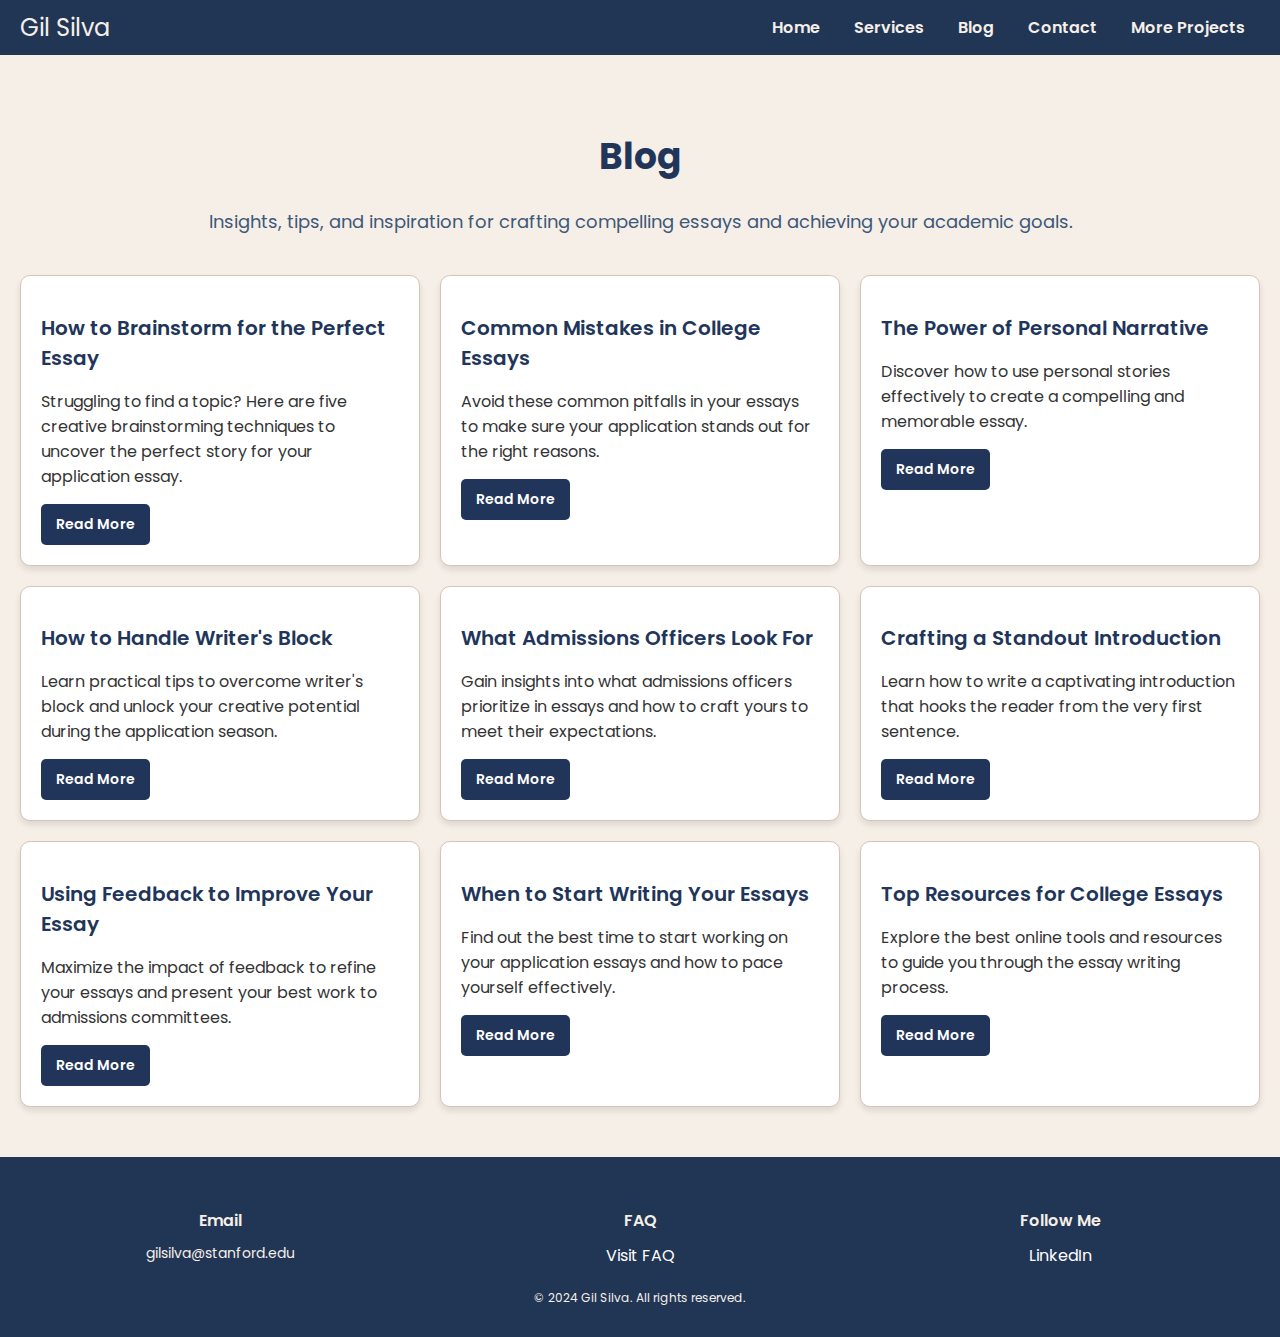
<file: blog.html>
<!DOCTYPE html>
<html lang="en">
<head>
    <meta charset="UTF-8">
    <meta name="viewport" content="width=device-width, initial-scale=1.0">
    <title>Blog - Gil Silva</title>
    <link href="https://fonts.googleapis.com/css2?family=Poppins:wght@400;600;700&display=swap" rel="stylesheet">
    <link rel="stylesheet" href="style.css">
</head>
<body>
    <!-- Header Section -->
<header>
    <div class="logo">
        <a href="index.html" style="text-decoration: none; color: inherit;">Gil Silva</a>
    </div>      
  <nav>
        <a href="index.html">Home</a>
        <a href="services.html">Services</a>
        <a href="blog.html">Blog</a>
        <a href="contact.html">Contact</a>
        <a href="https://linktr.ee/gilxsilva" target="_blank">More Projects</a>
    </nav>
</header>


    <!-- Blog Section -->
    <section class="blog-page">
        <div class="blog-header">
            <h1>Blog</h1>
            <p>Insights, tips, and inspiration for crafting compelling essays and achieving your academic goals.</p>
        </div>

        <div class="blog-list">
            <div class="blog-post">
                <h2>How to Brainstorm for the Perfect Essay</h2>
                <p>Struggling to find a topic? Here are five creative brainstorming techniques to uncover the perfect story for your application essay.</p>
                <a href="coming-soon.html" class="read-more-button">Read More</a>
            </div>
            <div class="blog-post">
                <h2>Common Mistakes in College Essays</h2>
                <p>Avoid these common pitfalls in your essays to make sure your application stands out for the right reasons.</p>
                <a href="coming-soon.html" class="read-more-button">Read More</a>
            </div>
            <div class="blog-post">
                <h2>The Power of Personal Narrative</h2>
                <p>Discover how to use personal stories effectively to create a compelling and memorable essay.</p>
                <a href="coming-soon.html" class="read-more-button">Read More</a>
            </div>
            <div class="blog-post">
                <h2>How to Handle Writer's Block</h2>
                <p>Learn practical tips to overcome writer's block and unlock your creative potential during the application season.</p>
                <a href="coming-soon.html" class="read-more-button">Read More</a>
            </div>
            <div class="blog-post">
                <h2>What Admissions Officers Look For</h2>
                <p>Gain insights into what admissions officers prioritize in essays and how to craft yours to meet their expectations.</p>
                <a href="coming-soon.html" class="read-more-button">Read More</a>
            </div>
            <div class="blog-post">
                <h2>Crafting a Standout Introduction</h2>
                <p>Learn how to write a captivating introduction that hooks the reader from the very first sentence.</p>
                <a href="coming-soon.html" class="read-more-button">Read More</a>
            </div>
            <div class="blog-post">
                <h2>Using Feedback to Improve Your Essay</h2>
                <p>Maximize the impact of feedback to refine your essays and present your best work to admissions committees.</p>
                <a href="coming-soon.html" class="read-more-button">Read More</a>
            </div>
            <div class="blog-post">
                <h2>When to Start Writing Your Essays</h2>
                <p>Find out the best time to start working on your application essays and how to pace yourself effectively.</p>
                <a href="coming-soon.html" class="read-more-button">Read More</a>
            </div>
            <div class="blog-post">
                <h2>Top Resources for College Essays</h2>
                <p>Explore the best online tools and resources to guide you through the essay writing process.</p>
                <a href="coming-soon.html" class="read-more-button">Read More</a>
            </div>
        </div>
    </section>

    <!-- Footer -->
<footer>
    <div class="footer-container">
        <div class="footer-section">
            <h4>Email</h4>
            <p>gilsilva@stanford.edu</p>
        </div>
        <div class="footer-section">
            <h4>FAQ</h4>
            <a href="faq.html">Visit FAQ</a>
        </div>
        <div class="footer-section">
            <h4>Follow Me</h4>
            <a href="https://www.linkedin.com/in/gilsilvaa/">LinkedIn</a>
        </div>
    </div>
    <div class="footer-bottom">
        &copy; 2024 Gil Silva. All rights reserved.
    </div>
</footer>
</body>
</html>
</file>
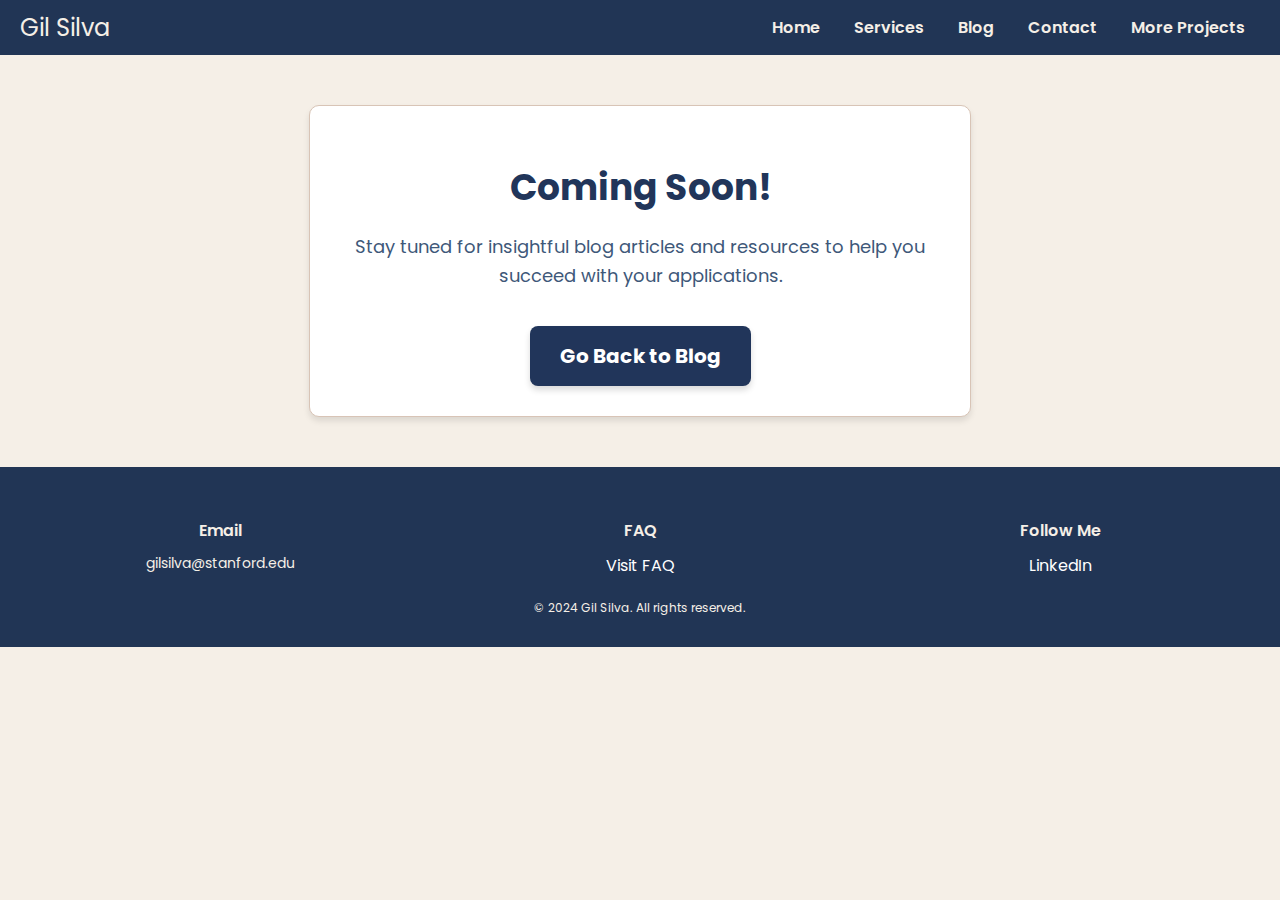
<file: coming-soon.html>
<!DOCTYPE html>
<html lang="en">
<head>
    <meta charset="UTF-8">
    <meta name="viewport" content="width=device-width, initial-scale=1.0">
    <title>Coming Soon - Gil Silva</title>
    <link href="https://fonts.googleapis.com/css2?family=Poppins:wght@400;600&display=swap" rel="stylesheet">
    <link rel="stylesheet" href="style.css">
</head>
<body>
    <!-- Header Section -->
<header>
    <div class="logo">
        <a href="index.html" style="text-decoration: none; color: inherit;">Gil Silva</a>
    </div>      
  <nav>
        <a href="index.html">Home</a>
        <a href="services.html">Services</a>
        <a href="blog.html">Blog</a>
        <a href="contact.html">Contact</a>
        <a href="https://linktr.ee/gilxsilva" target="_blank">More Projects</a>
    </nav>
</header>

    <!-- Coming Soon Section -->
    <section class="coming-soon-page">
        <div class="coming-soon-content">
            <h1>Coming Soon!</h1>
            <p>Stay tuned for insightful blog articles and resources to help you succeed with your applications.</p>
            <button onclick="window.location.href='blog.html';" class="learn-more-button">Go Back to Blog</button>
        </div>
    </section>

    <!-- Footer -->
    <footer>
        <div class="footer-container">
            <div class="footer-section">
                <h4>Email</h4>
                <p>gilsilva@stanford.edu</p>
            </div>
            <div class="footer-section">
                <h4>FAQ</h4>
                <a href="faq.html">Visit FAQ</a>
            </div>
            <div class="footer-section">
                <h4>Follow Me</h4>
                <a href="https://linkedin.com">LinkedIn</a>
            </div>
        </div>
        <div class="footer-bottom">
            &copy; 2024 Gil Silva. All rights reserved.
        </div>
    </footer>
</body>
</html>
</file>
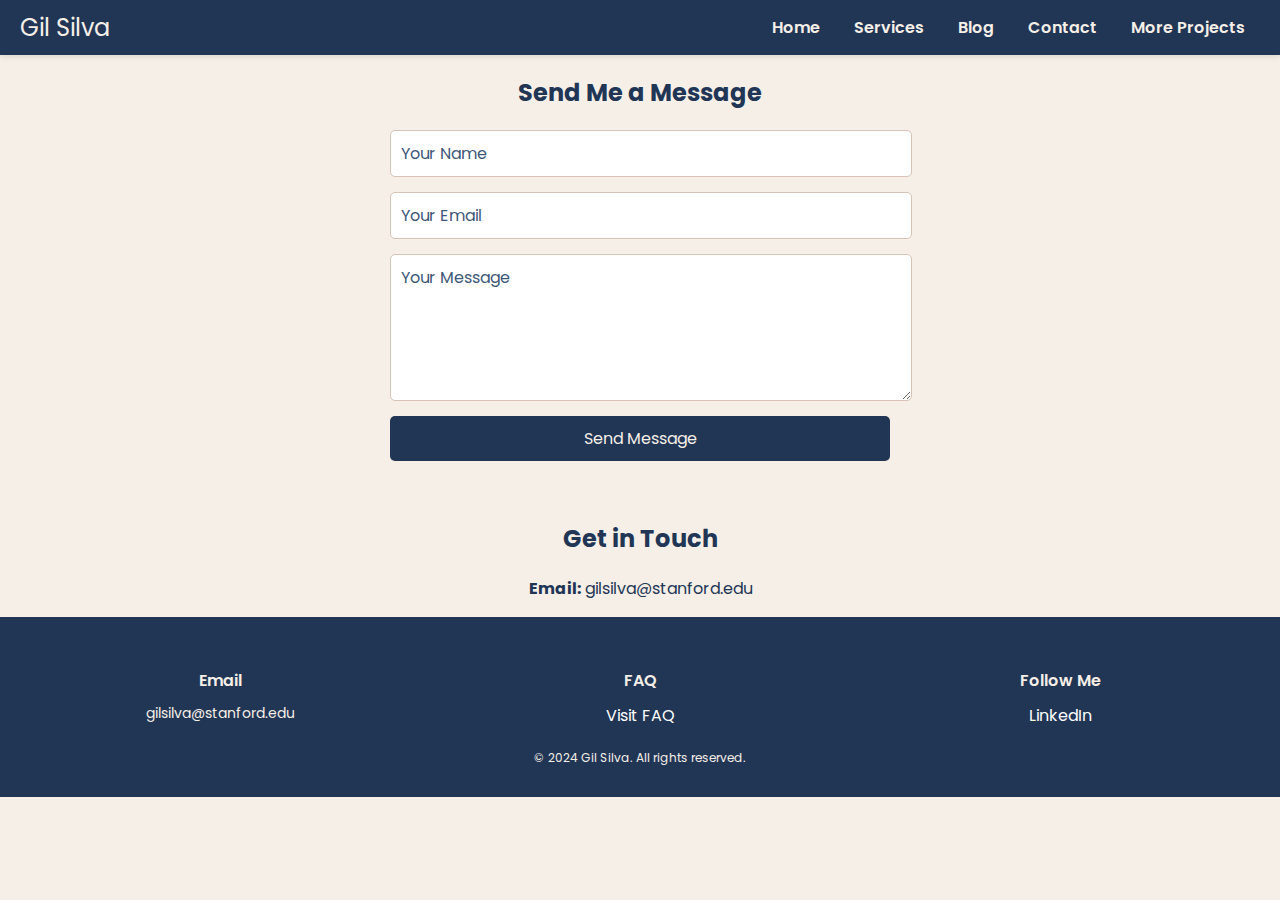
<file: contact.html>
<!DOCTYPE html>
<html lang="en">
<head>
    <meta charset="UTF-8">
    <meta name="viewport" content="width=device-width, initial-scale=1.0">
    <title>Contact - Gil Silva</title>
    <link href="https://fonts.googleapis.com/css2?family=Poppins:wght@400;600;700&display=swap" rel="stylesheet">
    <link rel="stylesheet" href="style.css">
</head>
<body>
    <!-- Header Section -->
<header>
    <div class="logo">
        <a href="index.html" style="text-decoration: none; color: inherit;">Gil Silva</a>
    </div>      
  <nav>
        <a href="index.html">Home</a>
        <a href="services.html">Services</a>
        <a href="blog.html">Blog</a>
        <a href="contact.html">Contact</a>
        <a href="https://linktr.ee/gilxsilva" target="_blank">More Projects</a>
    </nav>
</header>

    <!-- Contact Section -->
<div class="contact-container">
    <!-- Contact Form -->
    <div class="contact-form-wrapper">
        <h2>Send Me a Message</h2>
        <form class="contact-form" action="https://formspree.io/f/xpwwjydq" method="POST">
            <input type="text" name="name" placeholder="Your Name" required>
            <input type="email" name="email" placeholder="Your Email" required>
            <textarea name="message" rows="5" placeholder="Your Message" required></textarea>
            <button type="submit" class="send-button">Send Message</button>
        </form>
    </div>

    <!-- Contact Details -->
    <div class="contact-details">
        <h2>Get in Touch</h2>
        <p><strong>Email:</strong> gilsilva@stanford.edu</p>
    </div>
</div>

    <!-- Footer -->
<footer>
    <div class="footer-container">
        <div class="footer-section">
            <h4>Email</h4>
            <p>gilsilva@stanford.edu</p>
        </div>
        <div class="footer-section">
            <h4>FAQ</h4>
            <a href="faq.html">Visit FAQ</a>
        </div>
        <div class="footer-section">
            <h4>Follow Me</h4>
            <a href="https://www.linkedin.com/in/gilsilvaa/">LinkedIn</a>
        </div>
    </div>
    <div class="footer-bottom">
        &copy; 2024 Gil Silva. All rights reserved.
    </div>
</footer>
</body>
</html>
</file>
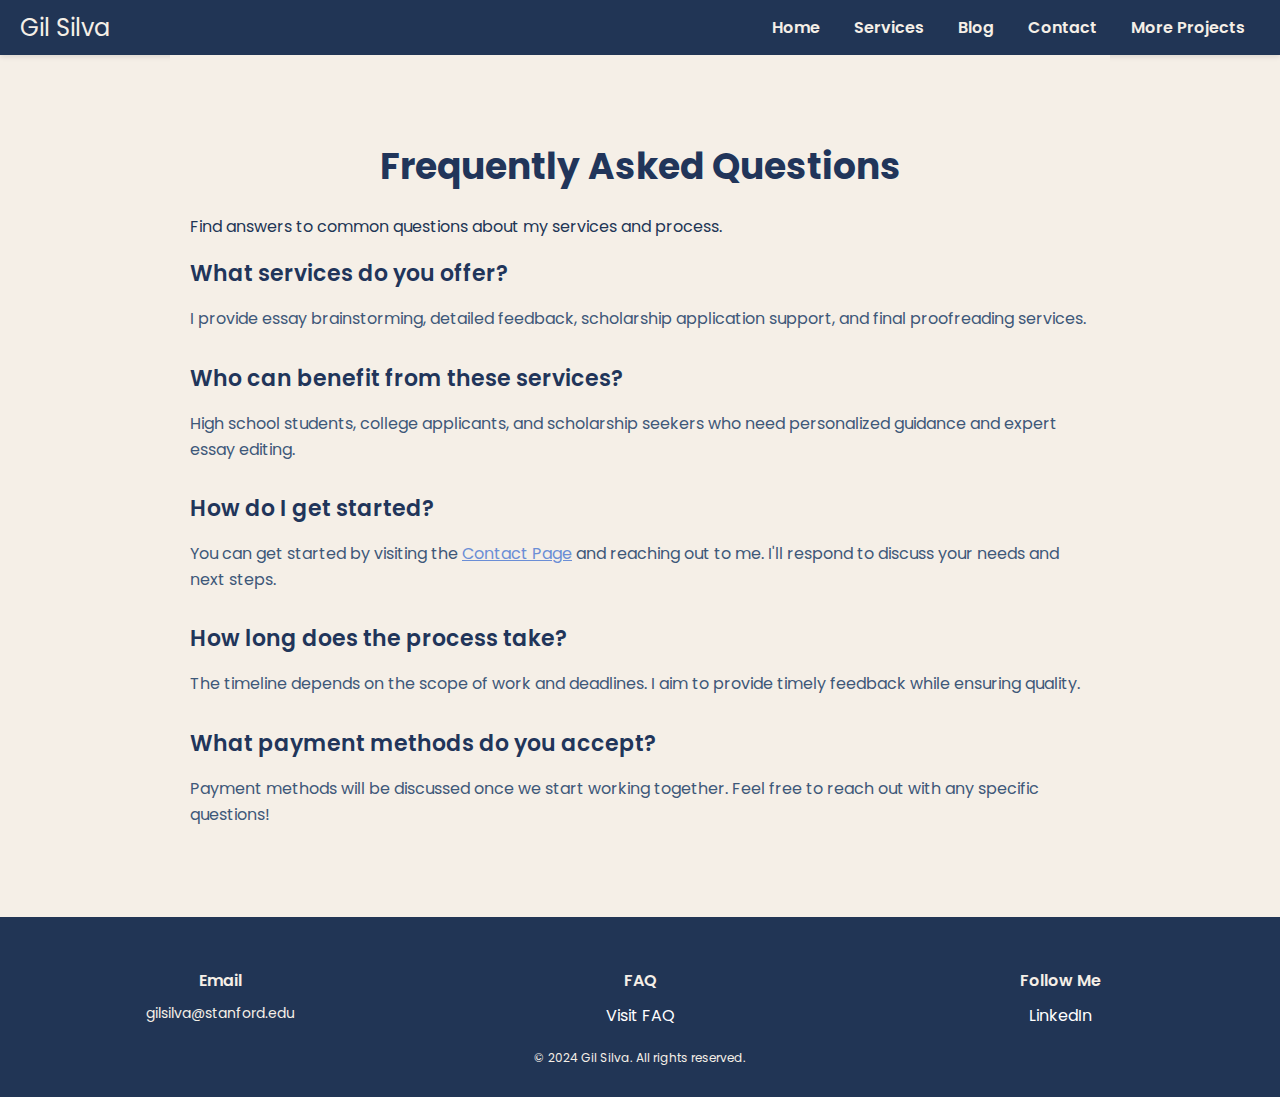
<file: faq.html>
<!DOCTYPE html>
<html lang="en">
<head>
    <meta charset="UTF-8">
    <meta name="viewport" content="width=device-width, initial-scale=1.0">
    <title>FAQ - Gil Silva</title>
    <link href="https://fonts.googleapis.com/css2?family=Poppins:wght@400;600;700&display=swap" rel="stylesheet">
    <link rel="stylesheet" href="style.css">
</head>
<body>
    <!-- Header Section -->
<header>
    <div class="logo">
        <a href="index.html" style="text-decoration: none; color: inherit;">Gil Silva</a>
    </div>      
  <nav>
        <a href="index.html">Home</a>
        <a href="services.html">Services</a>
        <a href="blog.html">Blog</a>
        <a href="contact.html">Contact</a>
        <a href="https://linktr.ee/gilxsilva" target="_blank">More Projects</a>
    </nav>
</header>

    <!-- FAQ Section -->
    <section class="faq-page">
        <div class="faq-header">
            <h1>Frequently Asked Questions</h1>
            <p>Find answers to common questions about my services and process.</p>
        </div>

        <div class="faq-list">
            <div class="faq-item">
                <h2>What services do you offer?</h2>
                <p>I provide essay brainstorming, detailed feedback, scholarship application support, and final proofreading services.</p>
            </div>
            <div class="faq-item">
                <h2>Who can benefit from these services?</h2>
                <p>High school students, college applicants, and scholarship seekers who need personalized guidance and expert essay editing.</p>
            </div>
            <div class="faq-item">
                <h2>How do I get started?</h2>
                <p>You can get started by visiting the <a href="contact.html">Contact Page</a> and reaching out to me. I'll respond to discuss your needs and next steps.</p>
            </div>
            <div class="faq-item">
                <h2>How long does the process take?</h2>
                <p>The timeline depends on the scope of work and deadlines. I aim to provide timely feedback while ensuring quality.</p>
            </div>
            <div class="faq-item">
                <h2>What payment methods do you accept?</h2>
                <p>Payment methods will be discussed once we start working together. Feel free to reach out with any specific questions!</p>
            </div>
        </div>
    </section>

    <!-- Footer -->
    <footer>
        <div class="footer-container">
            <div class="footer-section">
                <h4>Email</h4>
                <p>gilsilva@stanford.edu</p>
            </div>
            <div class="footer-section">
                <h4>FAQ</h4>
                <a href="faq.html">Visit FAQ</a>
            </div>
            <div class="footer-section">
                <h4>Follow Me</h4>
                <a href="https://linkedin.com">LinkedIn</a>
            </div>
        </div>
        <div class="footer-bottom">
            &copy; 2024 Gil Silva. All rights reserved.
        </div>
    </footer>
</body>
</html>
</file>
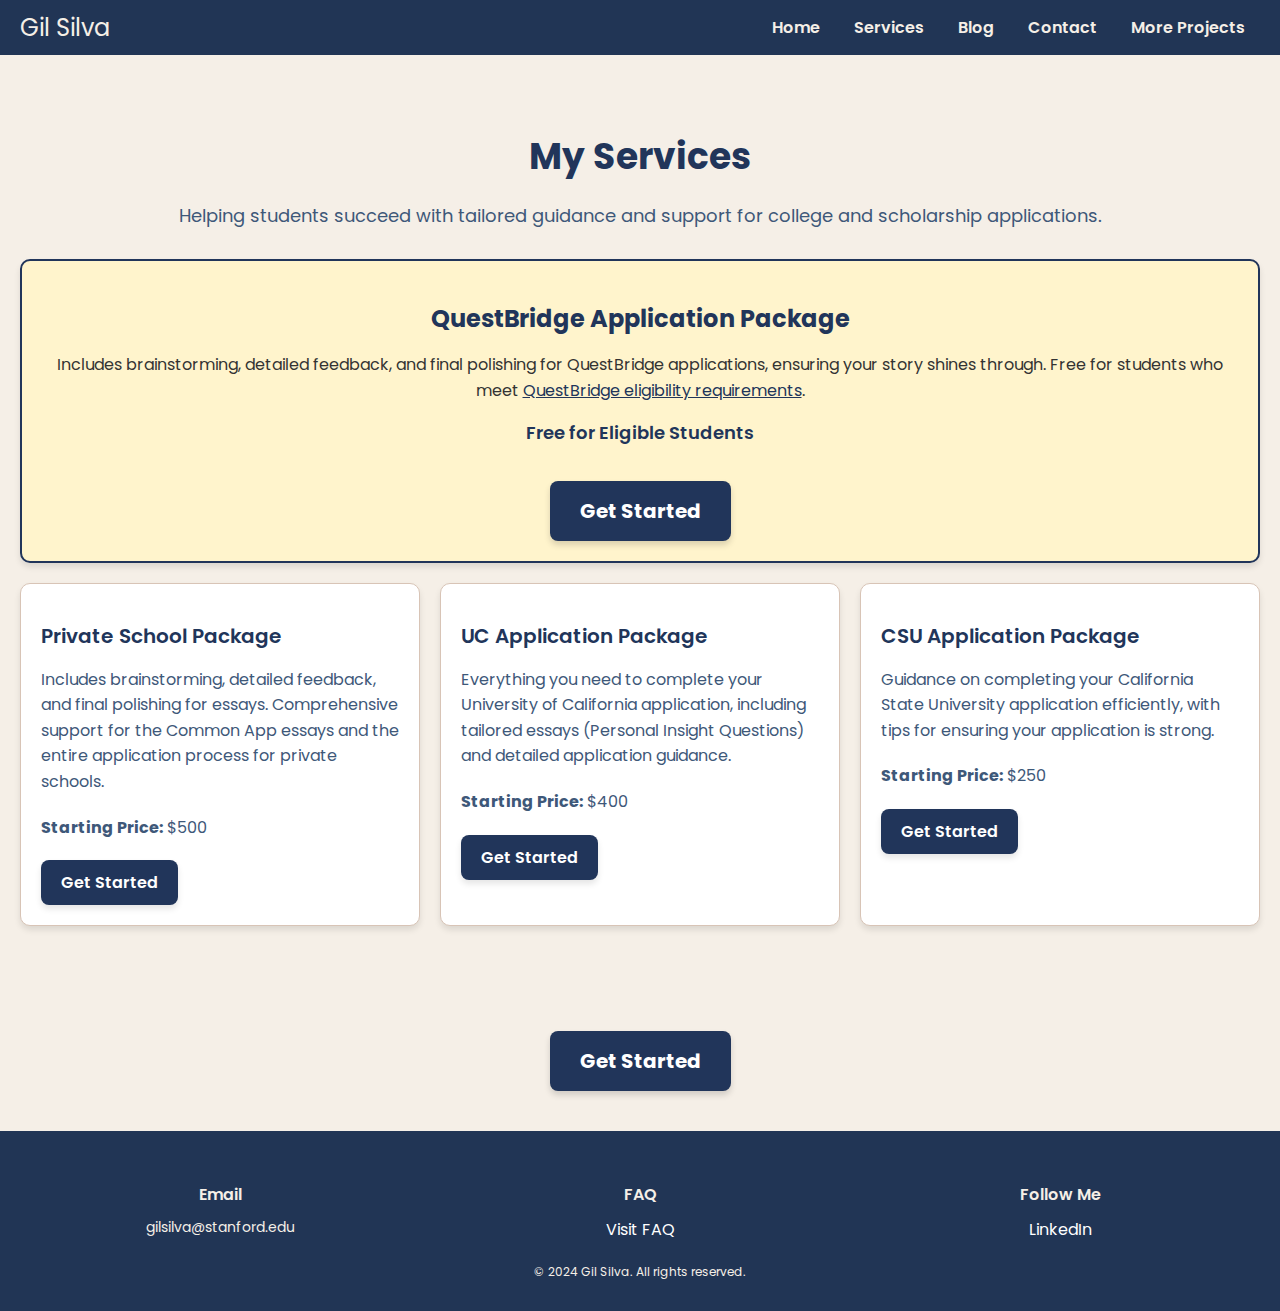
<file: services.html>
<!DOCTYPE html>
<html lang="en">
<head>
    <meta charset="UTF-8">
    <meta name="viewport" content="width=device-width, initial-scale=1.0">
    <title>Services - Gil Silva</title>
    <link href="https://fonts.googleapis.com/css2?family=Poppins:wght@400;600;700&display=swap" rel="stylesheet">
    <link rel="stylesheet" href="style.css">
</head>
<body>
    <!-- Header Section -->
    <header>
        <div class="logo">
            <a href="index.html" style="text-decoration: none; color: inherit;">Gil Silva</a>
        </div>      
        <nav>
            <a href="index.html">Home</a>
            <a href="services.html">Services</a>
            <a href="blog.html">Blog</a>
            <a href="contact.html">Contact</a>
            <a href="https://linktr.ee/gilxsilva" target="_blank">More Projects</a>
        </nav>
    </header>

    <!-- Services Section -->
<section class="services-page">
    <div class="services-header">
        <h1>My Services</h1>
        <p>Helping students succeed with tailored guidance and support for college and scholarship applications.</p>
    </div>

    <!-- QuestBridge Application Package -->
    <div class="questbridge-package">
        <h2>QuestBridge Application Package</h2>
        <p>Includes brainstorming, detailed feedback, and final polishing for QuestBridge applications, ensuring your story shines through. Free for students who meet <a href="https://www.questbridge.org/" target="_blank">QuestBridge eligibility requirements</a>.</p>
        <p class="free-price">Free for Eligible Students</p>
        <a href="contact.html" class="learn-more-button">Get Started</a>
    </div>

    <!-- Services List -->
    <div class="services-list">
        <div class="service">
            <h2>Private School Package</h2>
            <p>Includes brainstorming, detailed feedback, and final polishing for essays. Comprehensive support for the Common App essays and the entire application process for private schools.</p>
            <p><strong>Starting Price:</strong> $500</p>
            <a href="contact.html" class="learn-more-button">Get Started</a>
        </div>

        <div class="service">
            <h2>UC Application Package</h2>
            <p>Everything you need to complete your University of California application, including tailored essays (Personal Insight Questions) and detailed application guidance.</p>
            <p><strong>Starting Price:</strong> $400</p>
            <a href="contact.html" class="learn-more-button">Get Started</a>
        </div>

        <div class="service">
            <h2>CSU Application Package</h2>
            <p>Guidance on completing your California State University application efficiently, with tips for ensuring your application is strong.</p>
            <p><strong>Starting Price:</strong> $250</p>
            <a href="contact.html" class="learn-more-button">Get Started</a>
        </div>
    </div>
</section>


        <div class="call-to-action">
            <a href="contact.html" class="learn-more-button">Get Started</a>
        </div>
    </section>

    <!-- Footer -->
    <footer>
        <div class="footer-container">
            <div class="footer-section">
                <h4>Email</h4>
                <p>gilsilva@stanford.edu</p>
            </div>
            <div class="footer-section">
                <h4>FAQ</h4>
                <a href="faq.html">Visit FAQ</a>
            </div>
            <div class="footer-section">
                <h4>Follow Me</h4>
                <a href="https://www.linkedin.com/in/gilsilvaa/">LinkedIn</a>
            </div>
        </div>
        <div class="footer-bottom">
            &copy; 2024 Gil Silva. All rights reserved.
        </div>
    </footer>
</body>
</html>
</file>
<file: style.css>
body {
    font-family: 'Poppins', sans-serif;
    background-color: #F5EFE7; /* Light Beige */
    color: #213555; /* Deep Blue */
    margin: 0;
    padding: 0;
    box-sizing: border-box;
}

/* --------------------------- Header Styles --------------------------- */
header {
    display: flex;
    justify-content: space-between;
    align-items: center;
    background-color: #213555; /* Deep Blue */
    padding: 10px 20px;
    box-shadow: 0 2px 5px rgba(0, 0, 0, 0.1);
}

header .logo {
    font-family: 'Poppins', serif;
    font-size: 24px;
    color: #F5EFE7; /* Light Beige */
}

header nav a {
    color: #F5EFE7; /* Light Beige */
    text-decoration: none;
    margin: 0 15px;
    font-weight: 600;
}

header nav a:hover {
    text-decoration: underline;
}

/* --------------------------- Profile Section --------------------------- */
main.profile {
    display: flex; /* Aligns items horizontally */
    align-items: center; /* Centers items vertically */
    justify-content: center; /* Centers items horizontally */
    height: calc(100vh - 60px); /* Subtracts header height to prevent overflow */
    margin: 0;
    padding: 0;
    background-color: #FFFFFF; /* Warm Beige */
    text-align: center; /* Ensures the text aligns neatly in the center */
}

.profile-image {
    display: flex; /* Flexbox to ensure alignment inside the image container */
    justify-content: center; /* Centers image horizontally */
    align-items: center; /* Centers image vertically */
    margin-right: 40px; /* Adds spacing between the image and the text */
    margin-top: -250px; /* Moves the image upward */
}

.profile-image img {
    border: 10px solid #3E5879; /* Muted Blue Border */
    border-radius: 50%; /* Makes the image circular */
    width: 250px; /* Sets width */
    height: 250px; /* Sets height */
    object-fit: cover; /* Ensures the image fits properly */
}

.profile-info {
    text-align: left; /* Aligns text on the left side */
    max-width: 400px; /* Restricts the width of the text block */
    margin-top: -250px; /* Moves the text upward */
}

.gil-silva-title {
    font-weight: 700;
    font-family: 'Poppins', serif;
    font-size: 72px;
    color: #213555; /* Deep Blue */
    margin: 0;
}

.position-description {
    font-family: 'Poppins', sans-serif;
    font-weight: 600; /* Semi-bold for emphasis */
    font-size: 24px; /* Slightly smaller than the title */
    color: #3E5879; /* Muted Blue */
    margin: 10px 0; /* Adds spacing below the description */
}

.personal-information p {
    font-family: 'Poppins', sans-serif;
    font-weight: 400; /* Regular weight */
    font-size: 16px; /* Standard size for details */
    color: #213555; /* Deep Blue */
    margin: 5px 0; /* Adds space between lines */
    line-height: 1.5; /* Adds consistent spacing between lines */
}

/* --------------------------- Bio Section --------------------------- */
.bio-section {
    padding: 20px 20px; /* Reduced padding to shrink the section */
    text-align: center;
    background-color: #F5EFE7; /* Light beige background for contrast */
    color: #333333; /* Dark gray text color */
    margin-top: -200px; /* Negative margin to pull the section closer */
}

.bio-section h2 {
    font-family: 'Poppins', sans-serif;
    font-weight: 700;
    font-size: 36px;
    color: #21355A; /* Dark navy for headings */
    margin-bottom: 15px;
}

.bio-section p {
    font-family: 'Poppins', sans-serif;
    font-weight: 400;
    font-size: 18px;
    color: #3E5879; /* Muted blue-gray for text */
    margin-bottom: 10px;
    line-height: 1.6;
}

.learn-more-button {
    display: inline-block;
    margin-top: 15px; /* Slightly reduced spacing */
    padding: 10px 20px;
    font-family: 'Poppins', sans-serif;
    font-size: 18px;
    font-weight: 600;
    color: #FFFFFF;
    background-color: #21355A; /* Dark navy button */
    border: none;
    border-radius: 5px;
    cursor: pointer;
    text-decoration: none;
    transition: background-color 0.3s ease;
}

.learn-more-button:hover {
    background-color: #3E5879; /* Muted blue-gray on hover */
}

/* --------------------------- Services Styles --------------------------- */
.services-page {
    padding: 50px 20px;
    text-align: center;
    background-color: #F5EFE7; /* Beige background */
}

.services-header h1 {
    font-family: 'Poppins', sans-serif;
    font-weight: 700;
    font-size: 36px;
    color: #21355A; /* Navy */
    margin-bottom: 10px;
}

.services-header p {
    font-family: 'Poppins', sans-serif;
    font-weight: 400;
    font-size: 18px;
    color: #3E5879; /* Muted Blue */
    margin-bottom: 30px;
}

/* Services List Styles */
.services-list {
    display: grid;
    grid-template-columns: repeat(3, 1fr); /* 3 columns on larger screens */
    gap: 20px;
    justify-content: center;
}

.service {
    background-color: #FFFFFF; /* White */
    border: 1px solid #D8C4B6; /* Light border */
    border-radius: 10px;
    padding: 20px;
    text-align: left;
    box-shadow: 0px 4px 6px rgba(0, 0, 0, 0.1);
    transition: transform 0.3s ease, box-shadow 0.3s ease, background-color 0.3s ease;
}

.service h2 {
    font-family: 'Poppins', sans-serif;
    font-weight: 600;
    font-size: 20px;
    color: #21355A; /* Navy */
    margin-bottom: 10px;
}

.service p {
    font-family: 'Poppins', sans-serif;
    font-weight: 400;
    font-size: 16px;
    font-size: 16px;
    color: #3E5879; /* Muted Blue */
    line-height: 1.6;
    margin-bottom: 20px; /* Add spacing below text */
}

/* Highlight on Hover */
.service:hover {
    transform: translateY(-10px);
    box-shadow: 0px 8px 12px rgba(0, 0, 0, 0.15);
    background-color: #F9F4ED; /* Light beige highlight */
}

/* Button inside service cards */
.service .learn-more-button {
    display: inline-block;
    margin-top: auto; /* Push the button to the bottom */
    padding: 10px 20px;
    font-family: 'Poppins', sans-serif;
    font-size: 16px;
    font-weight: 600;
    color: #FFFFFF;
    background-color: #21355A; /* Navy blue */
    border: none;
    border-radius: 8px; /* Rounded corners */
    text-decoration: none;
    cursor: pointer;
    transition: transform 0.3s ease, background-color 0.3s ease, box-shadow 0.3s ease;
    box-shadow: 0 4px 6px rgba(0, 0, 0, 0.1); /* Subtle shadow */
}

.service .learn-more-button:hover {
    background-color: #3E5879; /* Muted Blue */
    transform: scale(1.05); /* Slight zoom effect */
    box-shadow: 0 8px 12px rgba(0, 0, 0, 0.2); /* Enhanced shadow */
}

/* Styling for QuestBridge Application Package */
.questbridge-package {
    background-color: #FFF4CC; /* Soft golden beige */
    border: 2px solid #21355A; /* Deep Blue border */
    border-radius: 10px;
    padding: 20px;
    text-align: center;
    margin-bottom: 20px; /* Add spacing below */
    box-shadow: 0px 4px 6px rgba(0, 0, 0, 0.1); /* Softer shadow */
}

.questbridge-package h2 {
    font-family: 'Poppins', sans-serif;
    font-weight: 700;
    font-size: 24px;
    color: #21355A; /* Deep Blue */
    margin-bottom: 10px;
}

.questbridge-package p {
    font-family: 'Poppins', sans-serif;
    font-weight: 400;
    font-size: 16px;
    color: #333333; /* Dark Gray */
    line-height: 1.6;
}

.questbridge-package p a {
    color: #21355A; /* Deep Blue for link */
    text-decoration: underline;
}

.questbridge-package .free-price {
    font-size: 18px;
    font-weight: 600;
    color: #21355A; /* Deep Blue */
    margin-top: 10px;
}

/* Make the QuestBridge package stand out on hover */
.questbridge-package:hover {
    transform: translateY(-5px); /* Lift effect */
    background-color: #FFF9E6; /* Even lighter soft golden beige on hover */
    transition: all 0.3s ease;
}

/* Button styling */
.learn-more-button {
    display: inline-block;
    padding: 10px 20px;
    font-family: 'Poppins', sans-serif;
    font-size: 16px;
    font-weight: 600;
    color: #FFFFFF;
    background-color: #21355A; /* Navy blue */
    border: none;
    border-radius: 8px;
    text-decoration: none;
    text-align: center;
    cursor: pointer;
    transition: background-color 0.3s ease, transform 0.3s ease, box-shadow 0.3s ease;
    box-shadow: 0 4px 6px rgba(0, 0, 0, 0.1);
}

.learn-more-button:hover {
    background-color: #3E5879; /* Muted Blue */
    transform: scale(1.05); /* Slight zoom effect */
    box-shadow: 0 8px 12px rgba(0, 0, 0, 0.2); /* Enhanced shadow */
}


/* Call-to-action button */
.call-to-action {
    margin-top: 40px;
    text-align: center;
    margin-bottom: 40px;
}

.learn-more-button {
    display: inline-block;
    padding: 15px 30px; /* Increased padding for a larger button */
    font-family: 'Poppins', sans-serif;
    font-size: 20px; /* Bigger font size */
    font-weight: 700; /* Bold font for emphasis */
    color: #FFFFFF; /* White text */
    background-color: #21355A; /* Dark navy for strong contrast */
    border: none;
    border-radius: 8px; /* Slightly rounded corners */
    cursor: pointer;
    text-decoration: none;
    transition: transform 0.3s ease, background-color 0.3s ease, box-shadow 0.3s ease;
    box-shadow: 0 4px 6px rgba(0, 0, 0, 0.15); /* Subtle shadow for depth */
}

.learn-more-button:hover {
    background-color: #3E5879; /* Muted blue-gray on hover */
    transform: scale(1.05); /* Slight zoom effect on hover */
    box-shadow: 0 8px 12px rgba(0, 0, 0, 0.2); /* Enhanced shadow on hover */
}


/* Testimonials Section */
.testimonials {
    background-color: #F5EFE7; /* Beige background */
    padding: 50px 20px;
    text-align: center;
}

.testimonials h2 {
    font-family: 'Poppins', sans-serif;
    font-weight: 700;
    font-size: 28px;
    color: #21355A; /* Navy */
    margin-bottom: 10px;
}

.testimonials p {
    font-family: 'Poppins', sans-serif;
    font-weight: 400;
    font-size: 18px;
    color: #3E5879; /* Muted Blue */
    margin-bottom: 30px;
}

.testimonials-list {
    display: flex;
    flex-wrap: wrap;
    justify-content: center;
    gap: 20px;
}

.testimonial {
    background-color: #FFFFFF; /* White */
    border: 1px solid #D8C4B6; /* Light border */
    border-radius: 10px;
    padding: 20px;
    max-width: 300px;
    flex: 1;
    box-shadow: 0px 4px 6px rgba(0, 0, 0, 0.1);
}

.testimonial p {
    font-family: 'Poppins', sans-serif;
    font-weight: 400;
    font-size: 16px;
    color: #333333; /* Dark Gray */
    line-height: 1.6;
}

.testimonial strong {
    color: #21355A; /* Navy */
    font-weight: 600;
}

/* --------------------------- Blog Styles --------------------------- */
.blog-page {
    padding: 50px 20px;
    background-color: #F5EFE7; /* Light beige background */
}

.blog-header {
    text-align: center;
    margin-bottom: 40px;
}

.blog-header h1 {
    font-family: 'Poppins', sans-serif;
    font-weight: 700;
    font-size: 36px;
    color: #21355A; /* Navy */
}

.blog-header p {
    font-family: 'Poppins', sans-serif;
    font-weight: 400;
    font-size: 18px;
    color: #3E5879; /* Muted Blue */
    margin: 10px 0;
}

.blog-list {
    display: grid;
    grid-template-columns: repeat(3, 1fr); /* Ensures 3 columns */
    gap: 20px; /* Adds spacing between articles */
    justify-content: center;
}

@media (max-width: 1024px) {
    .blog-list {
        grid-template-columns: repeat(2, 1fr); /* 2 columns for medium screens */
    }
}

@media (max-width: 768px) {
    .blog-list {
        grid-template-columns: 1fr; /* 1 column for small screens */
    }
}

.blog-post {
    background-color: #FFFFFF; /* White */
    border: 1px solid #D8C4B6; /* Light border */
    border-radius: 10px;
    padding: 20px;
    text-align: left;
    box-shadow: 0px 4px 6px rgba(0, 0, 0, 0.1);
    transition: transform 0.3s ease, box-shadow 0.3s ease;
}

.blog-post:hover {
    transform: translateY(-5px);
    box-shadow: 0px 8px 12px rgba(0, 0, 0, 0.15);
}

.blog-post h2 {
    font-family: 'Poppins', sans-serif;
    font-weight: 600;
    font-size: 20px;
    color: #21355A; /* Navy */
    margin-bottom: 10px;
}

.blog-post p {
    font-family: 'Poppins', sans-serif;
    font-weight: 400;
    font-size: 16px;
    color: #333333; /* Dark gray */
    margin-bottom: 15px;
}

.read-more-button {
    display: inline-block;
    padding: 10px 15px;
    background-color: #21355A; /* Navy */
    color: #FFFFFF; /* White */
    font-family: 'Poppins', sans-serif;
    font-weight: 600;
    font-size: 14px;
    text-decoration: none;
    border-radius: 5px;
}

.read-more-button:hover {
    background-color: #3E5879; /* Muted Blue */
}

/* Coming Soon Page Styles */
.coming-soon-page {
    text-align: center;
    padding: 50px 20px;
    background-color: #F5EFE7; /* Light Beige */
}

.coming-soon-content {
    max-width: 600px;
    margin: 0 auto;
    padding: 30px;
    background-color: #FFFFFF; /* White */
    border: 1px solid #D8C4B6; /* Soft Beige Border */
    border-radius: 10px;
    box-shadow: 0px 4px 6px rgba(0, 0, 0, 0.1);
}

.coming-soon-content h1 {
    font-family: 'Poppins', sans-serif;
    font-weight: 700;
    font-size: 36px;
    color: #21355A; /* Navy */
    margin-bottom: 15px;
}

.coming-soon-content p {
    font-family: 'Poppins', sans-serif;
    font-size: 18px;
    color: #3E5879; /* Muted Blue */
    margin-bottom: 20px;
    line-height: 1.6;
}

/* Contact Section */
.contact-container {
    display: flex;
    flex-direction: column; /* Stack the sections vertically */
    align-items: center; /* Center the content horizontally */
    gap: 40px; /* Space between the sections */
    margin: 0 auto; /* Center the entire container */
    max-width: 600px; /* Restrict container width for better readability */
}

.contact-form-wrapper, .contact-details {
    width: 100%; /* Make both sections take the full width of the container */
    text-align: center; /* Center-align the content */
}

.contact-section {
    background-color: #F5EFE7; /* Light beige */
    padding: 50px 20px;
    text-align: center;
}

.contact-section h2 {
    font-family: 'Poppins', sans-serif;
    font-size: 32px;
    color: #213555; /* Dark blue */
    margin-bottom: 10px;
}

.contact-section p {
    font-family: 'Poppins', sans-serif;
    font-size: 16px;
    color: #3E5879; /* Medium blue */
    margin-bottom: 20px;
}

.contact-form {
    max-width: 500px; /* Slightly narrower for balance */
    margin: 0 auto; /* Center it horizontally */
    display: flex;
    flex-direction: column;
    gap: 15px; /* Consistent spacing */
}


.contact-form input, .contact-form textarea {
    width: 100%;
    padding: 10px;
    font-size: 16px;
    border: 1px solid #D8C4B6; /* Soft beige */
    border-radius: 5px;
    font-family: 'Poppins', sans-serif;
    color: #213555; /* Dark blue */
}

.contact-form input::placeholder, .contact-form textarea::placeholder {
    color: #3E5879; /* Medium blue */
}

.contact-form button {
    padding: 10px 20px;
    background-color: #213555; /* Dark blue */
    color: #F5EFE7; /* Light beige */
    border: none;
    border-radius: 5px;
    font-size: 16px;
    font-family: 'Poppins', sans-serif;
    cursor: pointer;
    transition: background-color 0.3s ease;
}

.contact-form button:hover {
    background-color: #3E5879; /* Medium blue */
}

/* --------------------------- Footer Styles --------------------------- */
footer {
    background-color: #213555; /* Deep Blue */
    padding: 30px 20px; /* Adds padding around the footer */
    font-family: 'Poppins', sans-serif;
    color: #F5EFE7; /* Light Beige */
}

.footer-container {
    display: flex; /* Aligns items in a row */
    justify-content: space-between; /* Spreads columns evenly */
    flex-wrap: wrap; /* Makes the footer responsive */
    gap: 20px; /* Adds space between sections */
}

.footer-section {
    flex: 1; /* Allocates equal space for each section */
    min-width: 150px; /* Ensures sections have a minimum width */
    text-align: center; /* Centers content within each section */
}

.footer-section h4 {
    font-weight: 600; /* Semi-bold headings */
    font-size: 16px;
    margin-bottom: 10px; /* Adds space below headings */
    color: #F5EFE7; /* Light Beige */
}

.footer-section p {
    font-size: 14px; /* Text size for content */
    color: #F5EFE7; /* Light Beige */
    margin: 5px 0; /* Adds spacing between items */
    text-decoration: none; /* Removes underline for links */
}

.footer-section a {
    color: #FFFFFF; /* Warm Beige */
    text-decoration: none; /* Removes underline */
}

.footer-section a:hover {
    text-decoration: underline; /* Adds underline on hover */
}

.footer-bottom {
    text-align: center; /* Centers the copyright text */
    margin-top: 20px; /* Adds space above the bottom section */
    font-size: 12px; /* Smaller font size for copyright info */
    color: #F5EFE7; /* Light Beige */
}

/* --------------------------- Media Queries for Responsiveness --------------------------- */
@media (max-width: 768px) {
    body {
        padding: 0 10px; /* Add padding to ensure content doesn't touch screen edges */
    }

    /* Header */
    header {
        flex-direction: column; /* Stack the logo and navigation vertically */
        align-items: flex-start; /* Align items to the left */
        padding: 10px;
    }

    header .logo {
        margin-bottom: 10px;
    }

    header nav {
        display: flex;
        flex-wrap: wrap; /* Allow wrapping for smaller screens */
    }

    header nav a {
        margin: 5px 10px; /* Add space between navigation links */
    }

    /* Profile Section */
    main.profile {
        flex-direction: column; /* Stack the image and text vertically */
        height: auto; /* Allow height to adjust dynamically */
        margin-top: 20px;
    }

    .profile-image {
        margin: 0 auto 20px; /* Center the image and add space below */
    }

    .profile-info {
        text-align: center; /* Center-align text */
        margin: 0 auto;
    }

    .gil-silva-title {
        font-size: 36px; /* Reduce title size for smaller screens */
    }

    .position-description {
        font-size: 18px; /* Adjust description size */
    }

    .personal-information p {
        font-size: 14px; /* Make text smaller for mobile */
    }

    /* Bio Section */
    .bio-section {
        margin-top: 20px; /* Adjust spacing */
        padding: 20px 10px; /* Add padding for smaller screens */
    }

    .bio-section h2 {
        font-size: 28px; /* Reduce heading size */
    }

    .bio-section p {
        font-size: 16px; /* Adjust paragraph size */
    }

    /* Footer */
    .footer-container {
        flex-direction: column; /* Stack footer sections vertically */
        align-items: center; /* Center-align content */
        gap: 10px; /* Reduce gap between sections */
    }

    .footer-section {
        min-width: unset; /* Remove minimum width to allow smaller sections */
        text-align: center; /* Center-align text */
    }
}

/* Tablet Styling */
@media (max-width: 1024px) {
    .services-list {
        flex-direction: column; /* Stack services vertically */
        align-items: center; /* Center-align the content */
    }

    .service {
        max-width: 90%; /* Allow services to take up more width */
    }

    /* Testimonials */
    .testimonials-list {
        flex-direction: column; /* Stack testimonials vertically */
        align-items: center; /* Center-align testimonials */
    }

    .testimonial {
        max-width: 90%; /* Allow testimonials to take up more width */
    }
}

/* Blog Responsiveness */
@media (max-width: 768px) {
    .blog-list {
        grid-template-columns: 1fr; /* Single column layout */
        gap: 15px; /* Reduce gap between blog posts */
    }

    .blog-post {
        padding: 15px; /* Reduce padding inside blog posts */
    }

    .blog-post h2 {
        font-size: 18px; /* Adjust heading size */
    }

    .blog-post p {
        font-size: 14px; /* Adjust paragraph size */
    }
}

/* Contact Section Responsiveness */
@media (max-width: 768px) {
    .contact-container {
        gap: 20px; /* Reduce gap between form and details */
    }

    .contact-form-wrapper, .contact-details {
        max-width: 100%; /* Allow sections to take full width */
    }
}

/* FAQ */
/* FAQ Section */
.faq-page {
    padding: 60px 20px;
    background-color: #F5EFE7;
    color: #213555;
    font-family: 'Poppins', sans-serif;
    text-align: left;
    max-width: 900px;
    margin: 0 auto;
}

.faq-page h1 {
    text-align: center;
    font-size: 36px;
    font-weight: 700;
    margin-bottom: 20px;
    color: #21355A;
}

.faq-page p.intro {
    text-align: center;
    font-size: 18px;
    color: #3E5879;
    margin-bottom: 40px;
}

.faq-item {
    margin-bottom: 30px;
}

.faq-item h2 {
    font-size: 22px;
    font-weight: 600;
    color: #21355A;
    margin-bottom: 10px;
}

.faq-item p {
    font-size: 16px;
    color: #3E5879;
    line-height: 1.6;
}

/* Link Styling */
.faq-item a {
    color: #6B8ED6; /* Soft blue */
    text-decoration: underline;
}

.faq-item a:hover {
    color: #3E5879;
    text-decoration: none;
}

@media (max-width: 768px) {
    .faq-list {
        padding: 0 10px; /* Add padding for smaller screens */
    }

    .faq-item {
        font-size: 14px; /* Adjust text size */
    }
}
</file>
